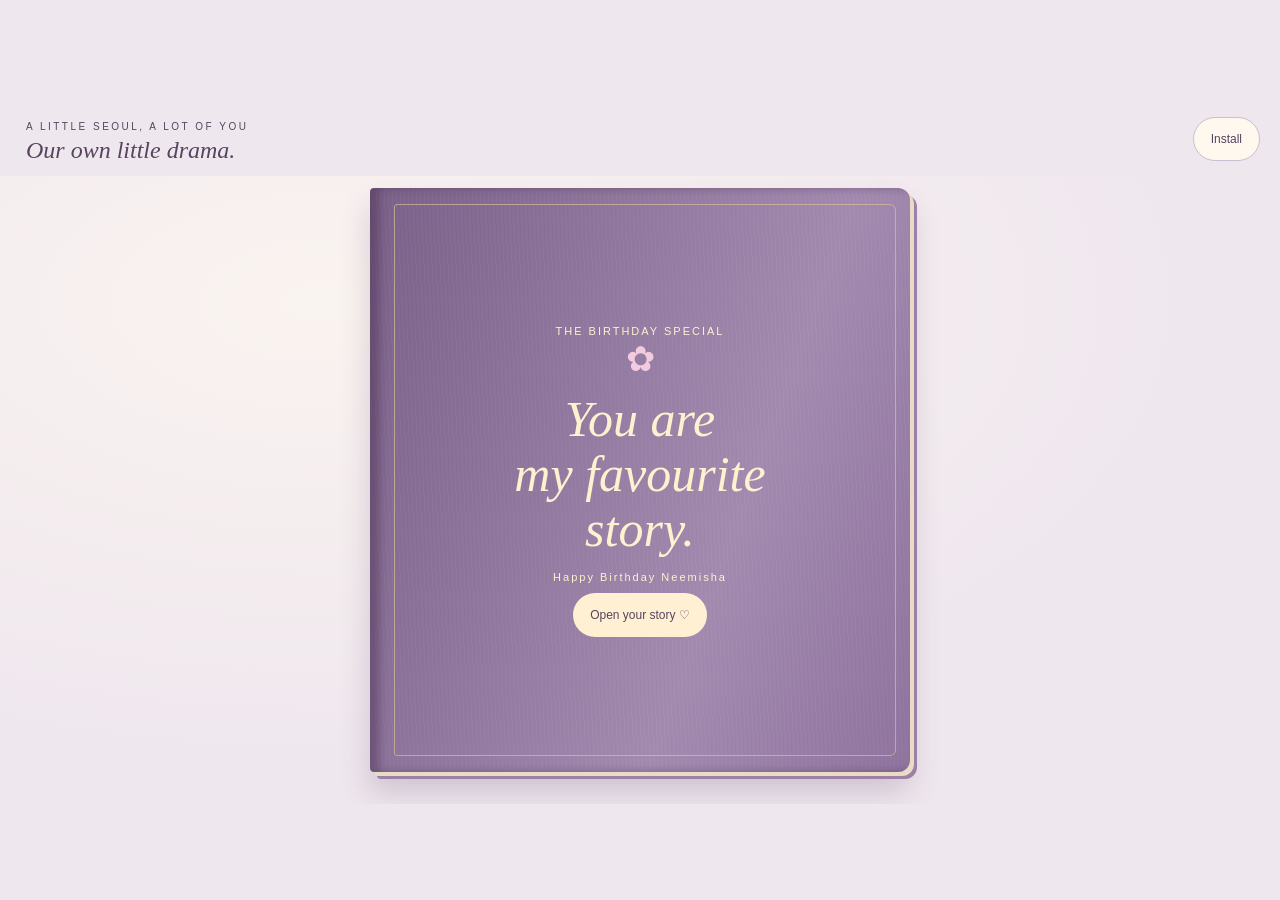
<file: index.html>
<!doctype html>
<html lang="en"><head><meta charset="utf-8"><meta name="viewport" content="width=device-width,initial-scale=1,viewport-fit=cover"><meta name="theme-color" content="#92789f"><meta name="apple-mobile-web-app-capable" content="yes"><meta name="apple-mobile-web-app-status-bar-style" content="black-translucent"><title>Happy Birthday Neemisha</title><link rel="manifest" href="./manifest.webmanifest"><link rel="apple-touch-icon" href="./assets/icon-192.png"><link rel="icon" href="./assets/icon-192.png"><link rel="stylesheet" href="./book.css"></head><body><div id="birthday-drama" aria-label="Birthday notebook with swipe page turns">
 <header><div class="brand">A LITTLE SEOUL, A LOT OF YOU<strong>Our own little drama.</strong></div><button class="install" id="install">Install</button></header>
 <section class="rotate"><div class="phone" aria-hidden="true"></div><h2>A story best read sideways.</h2><p>Turn your phone to landscape, then swipe left to open your birthday story.</p><button id="landscape" class="cursor-interaction">Enter landscape ♡</button><p id="rotation-note" role="status"></p></section>
 <p id="load-error" class="fatal" role="alert" hidden></p><div class="desk"><div class="stage cursor-interaction" tabindex="0" aria-label="Swipe or drag left for the next spread, right to go back, or all the way right to close the book">
  <div class="book" hidden><div class="seam"></div><div class="cast-shadow"></div></div>
  <section class="cover" aria-label="Birthday book cover"><span class="fine">THE BIRTHDAY SPECIAL</span><span class="flower" aria-hidden="true">✿</span><h1>You are<br>my favourite<br>story.</h1><span class="fine">Happy Birthday Neemisha</span><button id="open" class="cursor-interaction">Open your story ♡</button></section>
  <section class="ending" hidden><span class="fine">THE SEASON FINALE</span><h2>To be continued.<br>With you.</h2><p>And a lifetime of stories still to come.</p></section>
 </div></div>
 <span class="sr" id="announce" aria-live="polite"></span>
 <span class="sr" id="voice-status" role="status"></span>
</div>
<dialog class="install-help" id="install-help"><h2>Keep your story close.</h2><p id="install-instructions">On iPhone: open this link in Safari, tap Share, then Add to Home Screen. On Android: use your browser’s Install app or Add to Home screen option.</p><p>Turn your phone sideways to read. Allow the book to finish loading online before opening it offline.</p><button id="dismiss-install">Got it ♡</button></dialog><script type="module" src="./boot.js" data-app="reader"></script><!-- Code injected by live-server -->
<script>
	// <![CDATA[  <-- For SVG support
	if ('WebSocket' in window) {
		(function () {
			function refreshCSS() {
				var sheets = [].slice.call(document.getElementsByTagName("link"));
				var head = document.getElementsByTagName("head")[0];
				for (var i = 0; i < sheets.length; ++i) {
					var elem = sheets[i];
					var parent = elem.parentElement || head;
					parent.removeChild(elem);
					var rel = elem.rel;
					if (elem.href && typeof rel != "string" || rel.length == 0 || rel.toLowerCase() == "stylesheet") {
						var url = elem.href.replace(/(&|\?)_cacheOverride=\d+/, '');
						elem.href = url + (url.indexOf('?') >= 0 ? '&' : '?') + '_cacheOverride=' + (new Date().valueOf());
					}
					parent.appendChild(elem);
				}
			}
			var protocol = window.location.protocol === 'http:' ? 'ws://' : 'wss://';
			var address = protocol + window.location.host + window.location.pathname + '/ws';
			var socket = new WebSocket(address);
			socket.onmessage = function (msg) {
				if (msg.data == 'reload') window.location.reload();
				else if (msg.data == 'refreshcss') refreshCSS();
			};
			if (sessionStorage && !sessionStorage.getItem('IsThisFirstTime_Log_From_LiveServer')) {
				console.log('Live reload enabled.');
				sessionStorage.setItem('IsThisFirstTime_Log_From_LiveServer', true);
			}
		})();
	}
	else {
		console.error('Upgrade your browser. This Browser is NOT supported WebSocket for Live-Reloading.');
	}
	// ]]>
</script>
</body></html>
</file>
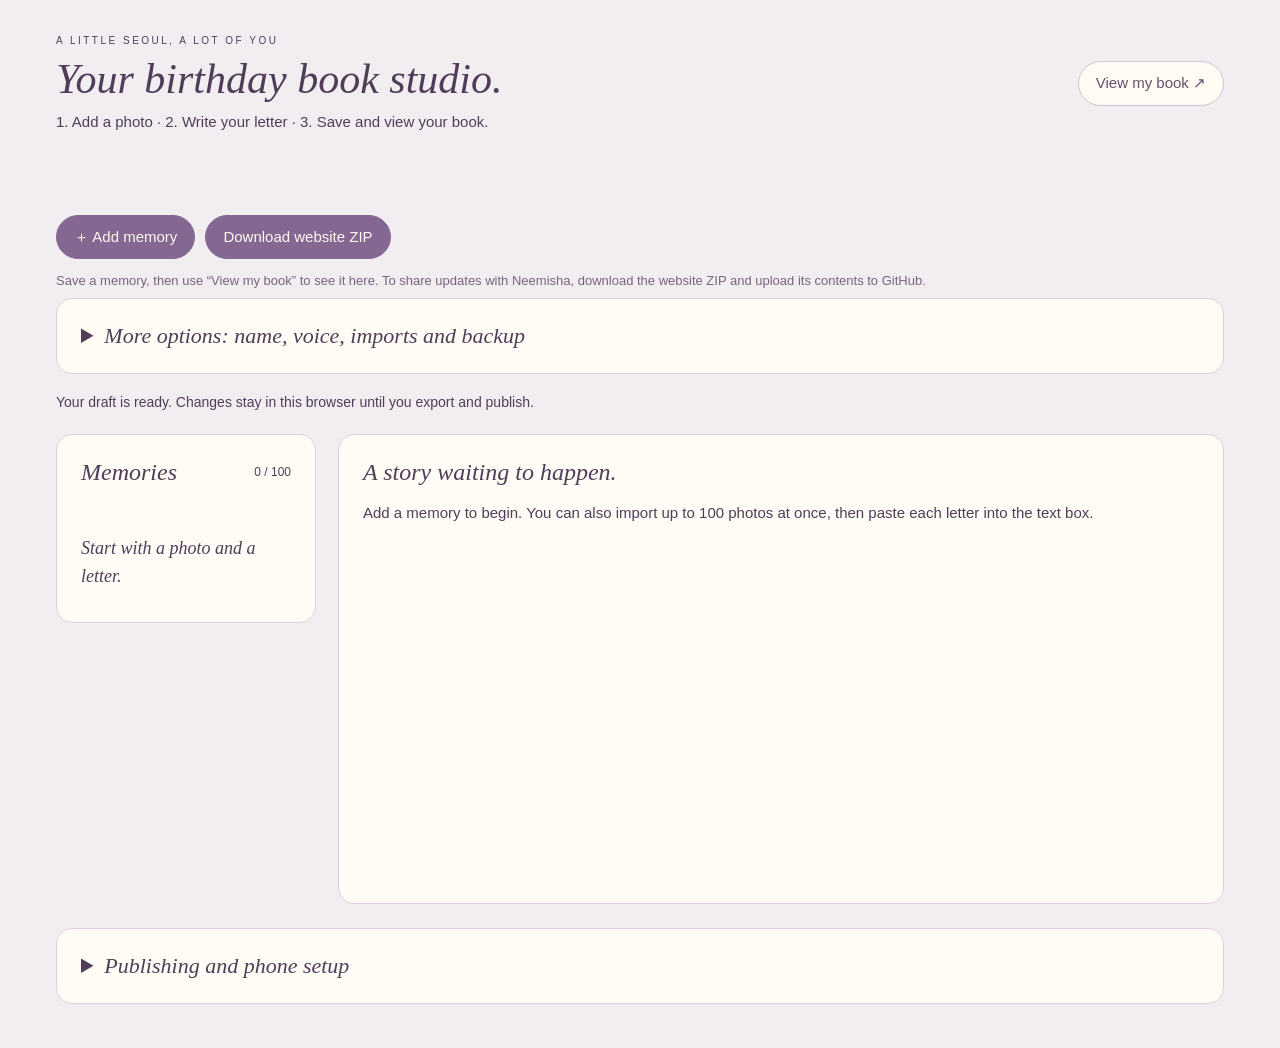
<file: admin.html>
<!doctype html>
<html lang="en"><head><meta charset="utf-8"><meta name="viewport" content="width=device-width,initial-scale=1,viewport-fit=cover"><meta name="theme-color" content="#92789f"><title>Notebook studio · Neemisha</title><link rel="icon" href="./assets/icon-192.png"><link rel="stylesheet" href="./admin.css"></head><body>
<header><div><p class="eyebrow">A LITTLE SEOUL, A LOT OF YOU</p><h1>Your birthday book studio.</h1><p>1. Add a photo · 2. Write your letter · 3. Save and view your book.</p></div><a class="button secondary" href="./?draft=1" target="_blank" rel="noopener">View my book ↗</a></header>
<main>
<section class="toolbar" aria-label="Main actions"><button id="add">＋ Add memory</button><button id="export">Download website ZIP</button></section>
<p class="note">Save a memory, then use “View my book” to see it here. To share updates with Neemisha, download the website ZIP and upload its contents to GitHub.</p>
<details class="panel help"><summary>More options: name, voice, imports and backup</summary><section class="publish panel"><div><h2>Make it hers.</h2><label>Birthday name <input id="recipient" maxlength="30" value="Neemisha" autocomplete="off"></label><p>The cover says “Happy Birthday <span id="name-preview">Neemisha</span>” once.</p></div><div><h2>Your voice, later.</h2><label>Recording of “I love you” <input id="voice" type="file" accept="audio/*"></label><p id="voice-label">The device voice plays by default.</p><audio id="voice-preview" controls hidden></audio><button id="remove-voice" class="secondary" type="button" hidden>Use default voice</button></div></section>
<div class="toolbar"><label class="button secondary">Import photos <input id="bulk" class="visually-hidden" type="file" multiple accept="image/jpeg,image/png,image/webp"></label><button id="load-published" class="secondary">Load published book</button><button id="backup" class="secondary">Download backup</button><label class="button secondary">Restore backup <input id="restore" class="visually-hidden" type="file" accept=".json,application/json"></label></div></details>
<p id="status" role="status" aria-live="polite">Loading your draft…</p>
<div class="workspace"><aside class="panel"><div class="list-heading"><h2>Memories</h2><span id="count">0 / 100</span></div><ol id="memory-list"></ol><p id="empty">Start with a photo and a letter.</p></aside>
<section class="panel editor"><div id="select-prompt"><h2>A story waiting to happen.</h2><p>Add a memory to begin. You can also import up to 100 photos at once, then paste each letter into the text box.</p></div>
<form id="editor" hidden novalidate><div class="editor-heading"><h2 id="editing-label">Your memory</h2><div><button id="up" class="secondary" type="button" aria-label="Move memory earlier">↑</button><button id="down" class="secondary" type="button" aria-label="Move memory later">↓</button><button id="delete" class="danger" type="button">Delete</button></div></div>
<div class="photo-fields"><div><img id="photo-preview" alt="Selected memory photo" hidden><div id="no-photo">Your photo belongs here ♡</div></div><div><label>Photo <input id="photo" type="file" accept="image/jpeg,image/png,image/webp"></label><p>JPEG, PNG or WebP, up to 20 MB. Photos are resized to 1,600 pixels for comfortable mobile reading.</p><label>Title (optional) <input id="title" maxlength="24" placeholder="The story began."></label><label>Photo caption (optional) <input id="caption" maxlength="48" placeholder="A moment worth keeping."></label></div></div>
<div class="letter-heading"><label for="letter"><h3>Your letter</h3></label><span id="line-count" aria-live="polite">0 / 10–15 lines</span></div><textarea id="letter" rows="15" aria-describedby="letter-help" placeholder="Write or paste your whole letter here.&#10;Press Enter to start a new line." spellcheck="true"></textarea><p class="note" id="letter-help">Write or paste 10–15 lines in this box. Press Enter between lines. There is no character limit per line—use “View my book” to check the fit.</p><ul id="errors" role="alert" hidden></ul><div class="save-row"><button id="save" type="submit">Save memory ♡</button><span id="save-state">Saved</span></div></form></section></div>
<details class="panel help"><summary>Publishing and phone setup</summary><ol><li>Finish every memory and click <strong>Download website ZIP</strong>.</li><li>Extract the ZIP. Upload its contents to the root of a GitHub repository, replacing matching files.</li><li>In GitHub, choose <strong>Settings → Pages → Deploy from a branch → main → / (root)</strong>.</li><li>Open your GitHub Pages URL on your phone. Add it to the Home Screen from Safari’s Share menu or Chrome’s Install menu.</li><li>Read in landscape. If your phone won’t rotate automatically, turn it sideways and disable rotation lock.</li></ol><p>The studio is a local editor, without login or a server. It cannot modify the deployed book until you export and publish. GitHub Pages publishes your book and media as public files.</p></details>
</main><script type="module" src="./boot.js" data-app="admin"></script><!-- Code injected by live-server -->
<script>
	// <![CDATA[  <-- For SVG support
	if ('WebSocket' in window) {
		(function () {
			function refreshCSS() {
				var sheets = [].slice.call(document.getElementsByTagName("link"));
				var head = document.getElementsByTagName("head")[0];
				for (var i = 0; i < sheets.length; ++i) {
					var elem = sheets[i];
					var parent = elem.parentElement || head;
					parent.removeChild(elem);
					var rel = elem.rel;
					if (elem.href && typeof rel != "string" || rel.length == 0 || rel.toLowerCase() == "stylesheet") {
						var url = elem.href.replace(/(&|\?)_cacheOverride=\d+/, '');
						elem.href = url + (url.indexOf('?') >= 0 ? '&' : '?') + '_cacheOverride=' + (new Date().valueOf());
					}
					parent.appendChild(elem);
				}
			}
			var protocol = window.location.protocol === 'http:' ? 'ws://' : 'wss://';
			var address = protocol + window.location.host + window.location.pathname + '/ws';
			var socket = new WebSocket(address);
			socket.onmessage = function (msg) {
				if (msg.data == 'reload') window.location.reload();
				else if (msg.data == 'refreshcss') refreshCSS();
			};
			if (sessionStorage && !sessionStorage.getItem('IsThisFirstTime_Log_From_LiveServer')) {
				console.log('Live reload enabled.');
				sessionStorage.setItem('IsThisFirstTime_Log_From_LiveServer', true);
			}
		})();
	}
	else {
		console.error('Upgrade your browser. This Browser is NOT supported WebSocket for Live-Reloading.');
	}
	// ]]>
</script>
</body></html>
</file>
<file: book.css>
#birthday-drama{--ink:#57445f;--lavender:#92789f;--cream:#fff9ec;container-type:inline-size;background:#efe7ee;color:var(--ink);font:14px/1.5 Arial,sans-serif;border-radius:16px;overflow:hidden;position:relative}
#birthday-drama *{box-sizing:border-box}#birthday-drama [hidden]{display:none!important}#birthday-drama button{font:inherit;color:var(--ink);background:#fff8ee;border:1px solid #cdbdd2;border-radius:25px;padding:9px 17px;min-height:44px}#birthday-drama button:hover{background:#e3d6e9}#birthday-drama header{display:flex;align-items:center;justify-content:space-between;gap:14px;padding:22px 100px 12px 26px}#birthday-drama .brand{font-size:10px;letter-spacing:2.5px}#birthday-drama .brand strong{font:italic 24px Georgia,serif;letter-spacing:0;display:block;margin-top:3px}#birthday-drama .desk{padding:12px 34px 24px;background:radial-gradient(ellipse at 25% 20%,#fff9f0b0,transparent 65%)}#birthday-drama .stage{perspective:2200px;position:relative;width:100%;max-width:850px;margin:0 auto;aspect-ratio:1.85/1;touch-action:pan-y;user-select:none;-webkit-user-select:none;outline-offset:6px}#birthday-drama .book{position:absolute;inset:0;border:6px solid #987ca3;border-radius:7px;background:#b397b9;box-shadow:0 3px 0 #e6dcc9,0 6px 0 #a18ba9,0 20px 32px #51385c2c;perspective:2200px;container-type:inline-size}#birthday-drama .paper{position:absolute;top:0;bottom:0;width:50%;padding:2.4cqw 3.8cqw 1.2cqw;background:repeating-linear-gradient(0deg,#ad9b8107 0 1px,transparent 1px 4px),var(--cream);display:flex;flex-direction:column;overflow:hidden;color:var(--ink)}#birthday-drama .left{left:0;background-color:#fcf4e5}#birthday-drama .right{right:0}#birthday-drama .seam{position:absolute;z-index:4;pointer-events:none;top:0;bottom:0;left:48%;width:4%;background:linear-gradient(90deg,transparent,#59416125 42%,#51355f35 50%,#ffffff70 58%,transparent)}#birthday-drama .chapter{font-size:clamp(11px,1.1cqw,12px);letter-spacing:.12cqw;color:#8a6c90;min-height:1.7cqw}#birthday-drama h2{font:italic 3.4cqw/1.2 Georgia,serif;margin:1cqw 0 1.3cqw;height:4.1cqw;white-space:nowrap}#birthday-drama .lines{height:max(180px,28.5cqw);flex-shrink:0;display:grid;grid-template-rows:repeat(15,max(12px,1.9cqw));font:clamp(11px,1.75cqw,17px)/max(12px,1.9cqw) Georgia,serif;margin:0}#birthday-drama .lines span{display:block;white-space:nowrap}#birthday-drama .signature{font:italic clamp(11px,1.8cqw,17px) Georgia,serif;color:#947197;margin-top:1cqw}#birthday-drama .folio{display:flex;align-items:center;justify-content:center;gap:.8cqw;margin-top:auto;min-height:3.5cqw;font-size:clamp(11px,1.35cqw,13px);color:#9a789f}#birthday-drama .paw{position:relative;display:inline-block;width:2.2cqw;height:2.3cqw;transform:rotate(-13deg)}#birthday-drama .pad{position:absolute;width:1.3cqw;height:1.05cqw;border-radius:55% 55% 42% 42%;bottom:.1cqw;left:.45cqw;background:#c397b8}#birthday-drama .toe{position:absolute;width:.5cqw;height:.65cqw;border-radius:60%;background:#c397b8;top:.2cqw;left:.83cqw}#birthday-drama .toe:nth-child(2){top:.65cqw;left:0;transform:rotate(-28deg)}#birthday-drama .toe:nth-child(3){top:.1cqw;left:1.45cqw;transform:rotate(20deg)}#birthday-drama .toe:nth-child(4){top:.8cqw;left:1.95cqw;transform:rotate(35deg)}#birthday-drama .photo-page{justify-content:center;align-items:center;padding:4cqw 4.5cqw 2cqw}#birthday-drama .polaroid{width:100%;padding:1.1cqw 1.1cqw 2.2cqw;background:#fffcf7;box-shadow:0 .8cqw 2cqw #563c5a22;transform:rotate(3deg);position:relative;margin:1cqw 0 auto}#birthday-drama .polaroid:before{content:'';position:absolute;top:-1.3cqw;left:36%;width:8cqw;height:2.6cqw;background:#d3b8d9ba;transform:rotate(-8deg);z-index:1}#birthday-drama .scene{height:27cqw;background:linear-gradient(#b4a1cb,#ebbfcb 65%,#9fa8b5 66%,#727b90);position:relative;overflow:hidden;display:grid;place-items:center}#birthday-drama .sun{position:absolute;width:6cqw;height:6cqw;background:#ffe4bd;border-radius:50%;top:4cqw;right:4cqw}#birthday-drama .skyline{position:absolute;bottom:5cqw;left:0;right:0;height:8cqw;background:#827996;clip-path:polygon(0 100%,0 50%,10% 50%,10% 30%,18% 30%,18% 70%,30% 70%,30% 20%,35% 20%,35% 0,37% 0,37% 20%,40% 20%,40% 70%,50% 70%,50% 40%,60% 40%,60% 60%,70% 60%,70% 10%,78% 10%,78% 50%,90% 50%,90% 25%,100% 25%,100% 100%)}#birthday-drama .slot{position:relative;margin-top:10cqw;background:#fff7eced;color:#70537e;font-size:clamp(11px,1.2cqw,13px);padding:.8cqw 1.4cqw;letter-spacing:.15cqw}#birthday-drama .caption{font:italic clamp(11px,1.8cqw,17px) Georgia,serif;text-align:center;margin:1.6cqw 0 0;color:#7e6585}#birthday-drama .ribbon{position:absolute;right:3cqw;top:0;width:2.3cqw;height:6cqw;background:#bc90ad;clip-path:polygon(0 0,100% 0,100% 100%,50% 80%,0 100%);z-index:2}#birthday-drama .sheet{position:absolute;top:0;bottom:0;width:50%;transform-style:preserve-3d;z-index:10;pointer-events:none;will-change:transform}#birthday-drama .face{position:absolute;inset:0;backface-visibility:hidden;-webkit-backface-visibility:hidden;background:var(--cream);overflow:hidden}#birthday-drama .face.front{transform:translateZ(.1px)}#birthday-drama .face.back{transform:rotateY(180deg) translateZ(.1px);visibility:hidden}#birthday-drama .face .paper{width:100%;left:0;right:0}#birthday-drama .shade{position:absolute;inset:0;pointer-events:none;opacity:0;background:linear-gradient(90deg,#3d234f80,transparent 45%,#fff7e840);z-index:3}#birthday-drama .cast-shadow{position:absolute;inset:0;z-index:5;pointer-events:none;background:linear-gradient(90deg,transparent 40%,#45314c44 51%,transparent 80%);opacity:0}#birthday-drama .cover{position:absolute;top:0;bottom:0;left:25%;width:50%;border-radius:4px 12px 12px 4px;background:repeating-linear-gradient(87deg,#ffffff08 0 1px,transparent 1px 4px),linear-gradient(110deg,#796088,#a28aaf 65%,#8f739e);color:#fff0d0;box-shadow:inset 9px 0 8px #40294766,4px 4px 0 #e9dcc7,7px 7px 0 #9c80a6,0 20px 30px #52375f35;display:flex;flex-direction:column;align-items:center;justify-content:center;transform-origin:left center;transform-style:preserve-3d;backface-visibility:hidden}#birthday-drama .cover:before{content:'';position:absolute;inset:16px 14px 16px 24px;border:1px solid #dec196aa;border-radius:3px 6px 6px 3px;pointer-events:none}#birthday-drama .cover h1{font:italic clamp(24px,4.9cqw,50px)/1.1 Georgia,serif;color:inherit;margin:12px 0;text-align:center}#birthday-drama .fine{font-size:clamp(9px,1cqw,11px);letter-spacing:2px}#birthday-drama .flower{font:35px Georgia,serif;color:#f3cbdf}#birthday-drama .cover p{font:italic 14px Georgia,serif;margin:12px}#birthday-drama .cover button{margin-top:7px;font-size:12px;border:0;background:#fff0d3}#birthday-drama .ending{position:absolute;inset:0;background:#fff9ec;display:flex;flex-direction:column;align-items:center;justify-content:center;text-align:center;border:6px solid #987ca3;border-radius:6px}#birthday-drama .ending h2{height:auto;font:italic 35px/1.2 Georgia,serif;white-space:normal;margin:12px}#birthday-drama .ending p{font:16px/1.7 Georgia,serif}#birthday-drama .rotate{display:none;text-align:center;min-height:320px;padding:50px 25px;background:#f4edf3}#birthday-drama .rotate .phone{width:47px;height:80px;border:3px solid #a084ac;border-radius:10px;margin:0 auto 25px;transform:rotate(90deg);position:relative}#birthday-drama .phone:after{content:'♡';position:absolute;inset:15px 0;font-size:25px;color:#b88fad}#birthday-drama .rotate h2{font:italic 29px Georgia,serif;white-space:normal;height:auto;margin:25px 0 12px}#birthday-drama .rotate p{font-size:13px;max-width:270px;margin:0 auto 16px}#birthday-drama footer{text-align:center;padding:12px 20px;background:#e7dce9;font-size:10px;letter-spacing:1.8px;color:#82678b}#birthday-drama .sr{position:absolute;width:1px;height:1px;overflow:hidden;clip-path:inset(50%)}
@container(max-width:559px){#birthday-drama .desk{display:none}#birthday-drama .rotate{display:block}#birthday-drama header{padding:17px 75px 17px 18px;flex-wrap:wrap}#birthday-drama .brand strong{font-size:21px}}
@container(min-width:560px) and (max-width:740px){#birthday-drama .desk{padding:10px 18px 22px}#birthday-drama .lines{font-size:clamp(11px,1.9cqw,15px)}#birthday-drama .chapter{font-size:11px}#birthday-drama .folio{font-size:11px}#birthday-drama .slot{font-size:11px}}
#birthday-drama .closing{position:absolute;inset:6px;perspective:2200px;container-type:inline-size;z-index:20;pointer-events:none;will-change:transform}
#birthday-drama .closing>.paper{box-shadow:0 0 0 6px #987ca3,0 12px 25px #51385c20}
#birthday-drama .closing-leaf{position:absolute;inset:0 50% 0 0;transform-origin:right center;transform-style:preserve-3d;will-change:transform}
#birthday-drama .closing-leaf .face{overflow:visible;box-shadow:0 0 0 6px #987ca3}
#birthday-drama .closing-leaf .front{transform:translateZ(.2px)}
#birthday-drama .closing-leaf .back{transform:rotateY(180deg) translateZ(.2px)}
#birthday-drama .closing-leaf .face>.paper{width:100%;left:0;right:0}
#birthday-drama .closing-leaf .cover{position:absolute;inset:-6px;width:auto;transform:none;box-shadow:inset 9px 0 8px #40294766,4px 4px 0 #e9dcc7,7px 7px 0 #9c80a6,0 20px 30px #52375f35}

html,body{margin:0;min-height:100%;background:#efe7ee}body{min-height:100svh;display:grid;place-items:center;padding:env(safe-area-inset-top) env(safe-area-inset-right) env(safe-area-inset-bottom) env(safe-area-inset-left)}#birthday-drama{width:100%;border-radius:0;max-width:1400px}#birthday-drama .desk{padding-bottom:32px}#birthday-drama .stage{max-width:min(1080px,max(560px,calc((100svh - 105px)*1.85)))}#birthday-drama .photo-real{display:block;width:100%;height:27cqw;object-fit:contain;background:#ece0e6}#birthday-drama .ending .fine{font-size:11px}#birthday-drama .install{position:absolute;right:20px;top:20px;font-size:12px}#birthday-drama .fatal{padding:25px;text-align:center}#birthday-drama .closing{perspective:2200px}#birthday-drama .cover>.fine{max-width:90%;text-align:center}#birthday-drama .stage:focus-visible{outline:3px solid #9573a1}#birthday-drama .rotate{min-height:65svh}.install-help{border:0;background:#fff9ec;color:#57445f;max-width:400px;padding:28px;border-radius:14px}.install-help::backdrop{background:#35223c77}.install-help h2{font:italic 28px Georgia;height:auto;white-space:normal}.install-help p{font:15px/1.6 Arial,sans-serif}@media(orientation:landscape) and (max-height:520px){#birthday-drama header{padding:5px 100px 5px 20px}#birthday-drama .brand{font-size:9px}#birthday-drama .brand strong{font-size:18px}#birthday-drama .desk{padding:5px 18px 16px}#birthday-drama .stage{max-width:min(1080px,max(560px,calc((100svh - 70px)*1.85)))}#birthday-drama .install{top:5px}}

.install-help button{font:inherit;border:1px solid #cdbdd2;border-radius:24px;padding:10px 20px;background:#efe7ee;color:#57445f;min-height:44px}
</file>
<file: admin.css>
:root{font-family:Arial,sans-serif;color:#503e59;background:#f2edf1;font-size:15px;line-height:1.5}*{box-sizing:border-box}body{margin:0}header,main{max-width:1220px;margin:auto;padding:26px}header{display:flex;justify-content:space-between;align-items:center;gap:20px}h1{font:italic clamp(28px,4vw,42px) Georgia,serif;margin:4px 0 8px}h2{font:italic 24px Georgia,serif;margin:0 0 16px}h3{font:italic 23px Georgia,serif;margin:0}p{margin:7px 0}.eyebrow{font-size:10px;letter-spacing:2.5px}button,.button{display:inline-flex;align-items:center;justify-content:center;text-align:center;font:inherit;min-height:44px;padding:10px 17px;border-radius:24px;background:#856892;color:#fff9ef;border:1px solid #856892;text-decoration:none;cursor:pointer;gap:7px}.secondary{background:#fffaf2;color:#64506f;border-color:#d1c1d7}.danger{background:#fff4f1;color:#9a4e61;border-color:#d8b2bd}button:disabled{opacity:.45;cursor:default}button:hover,.button:hover{filter:brightness(.97)}.panel{background:#fffbf5;border:1px solid #ded0df;border-radius:16px;padding:24px}.publish{display:grid;grid-template-columns:1fr 1fr;gap:35px}.publish p,.photo-fields p,.note{font-size:13px;color:#77647e}.toolbar{display:flex;gap:10px;flex-wrap:wrap;margin:22px 0 12px}label{display:block;font-size:13px}input{display:block;width:100%;font:16px Arial,sans-serif;padding:11px 12px;color:#503e59;background:#fffdf8;border:1px solid #d8cbdc;border-radius:8px;margin:6px 0 15px}input[type=file]{font-size:12px;padding:9px}input:focus-visible,button:focus-visible,a:focus-visible,summary:focus-visible{outline:3px solid #ad84bc;outline-offset:3px}.workspace{display:grid;grid-template-columns:260px minmax(0,1fr);gap:22px;margin:18px 0 24px;align-items:start}#status{min-height:24px;font-size:14px;margin-top:16px}#status[data-error=true]{color:#9a3552}.list-heading,.editor-heading,.letter-heading,.save-row{display:flex;justify-content:space-between;gap:14px;align-items:center;flex-wrap:wrap}.list-heading h2{margin:0}.list-heading span{font-size:12px}#memory-list{list-style:none;padding:0;margin:18px 0 0;display:grid;gap:8px}#memory-list button{width:100%;display:flex;justify-content:start;text-align:left;gap:10px;background:transparent;border:1px solid #e1d5e2;color:#66506f;border-radius:9px;padding:8px;font-size:12px;overflow-wrap:anywhere}#memory-list button[aria-current=true]{background:#ede0f0;border-color:#b699c1}#memory-list img{height:42px;width:42px;object-fit:cover;border-radius:4px;flex:none}.thumb-empty{height:42px;width:42px;background:#e9dceb;display:grid;place-items:center;flex:none}#memory-list .info{display:flex;flex-direction:column;align-items:start}#memory-list small{color:#816b89}#empty{font:italic 18px/1.6 Georgia,serif;margin-top:30px}.editor{min-height:470px}.editor-heading h2{margin:0}.editor-heading>div{display:flex;gap:6px}.photo-fields{display:grid;grid-template-columns:220px 1fr;gap:24px;margin-top:24px}#photo-preview{display:block;width:100%;height:230px;object-fit:contain;background:#eee4ed;border:9px solid #fffdfa;box-shadow:0 4px 12px #6d4a7520}#no-photo{height:230px;background:#eee4ed;color:#92799b;display:grid;place-items:center;text-align:center;padding:20px;font:italic 20px Georgia,serif}.letter-heading{margin:20px 0 14px}.letter-heading span{font-size:12px;color:#806b87}#lines{display:grid;grid-template-columns:1fr 1fr;gap:9px 18px}#lines label{display:grid;grid-template-columns:23px minmax(0,1fr);align-items:center;gap:8px}#lines input{margin:0;font-family:Georgia,serif;font-size:16px}#lines input[data-wide=true]{border-color:#a94665;background:#fff3f5}.save-row{justify-content:start;margin-top:22px}#save-state{font-size:13px;color:#8c6e94}#errors{background:#fff1f1;color:#933b55;padding:16px 16px 16px 35px;border-radius:8px;font-size:13px}audio{width:100%;margin:8px 0}.help summary{cursor:pointer;font:italic 22px Georgia,serif}.help li{margin:12px 0}.help p{font-size:13px;color:#77647e}.visually-hidden{position:absolute;width:1px;height:1px;padding:0;clip-path:inset(50%);overflow:hidden}.button:focus-within{outline:3px solid #ad84bc;outline-offset:3px}[hidden]{display:none!important}@media(max-width:900px){.workspace{grid-template-columns:200px minmax(0,1fr)}.photo-fields{grid-template-columns:1fr}#photo-preview,#no-photo{height:230px}#lines{grid-template-columns:1fr}.panel{padding:18px}}@media(max-width:650px){header{align-items:start;flex-direction:column}header,main{padding:18px}.publish{grid-template-columns:1fr;gap:22px}.workspace{grid-template-columns:1fr}#memory-list{grid-template-columns:1fr 1fr}#memory-list button{height:70px}.toolbar .button,.toolbar button{flex-grow:1}.editor-heading>div{flex-wrap:wrap}}

textarea{display:block;width:100%;font:17px/1.75 Georgia,serif;color:#503e59;background:#fffdf8;padding:16px 18px;border:1px solid #d8cbdc;border-radius:10px;resize:vertical;min-height:310px}textarea:focus-visible{outline:3px solid #ad84bc;outline-offset:3px}.help>.publish{margin-top:20px;border:0;padding:0;background:transparent}.help{margin-bottom:18px}.letter-heading label h3{margin:0}
</file>
